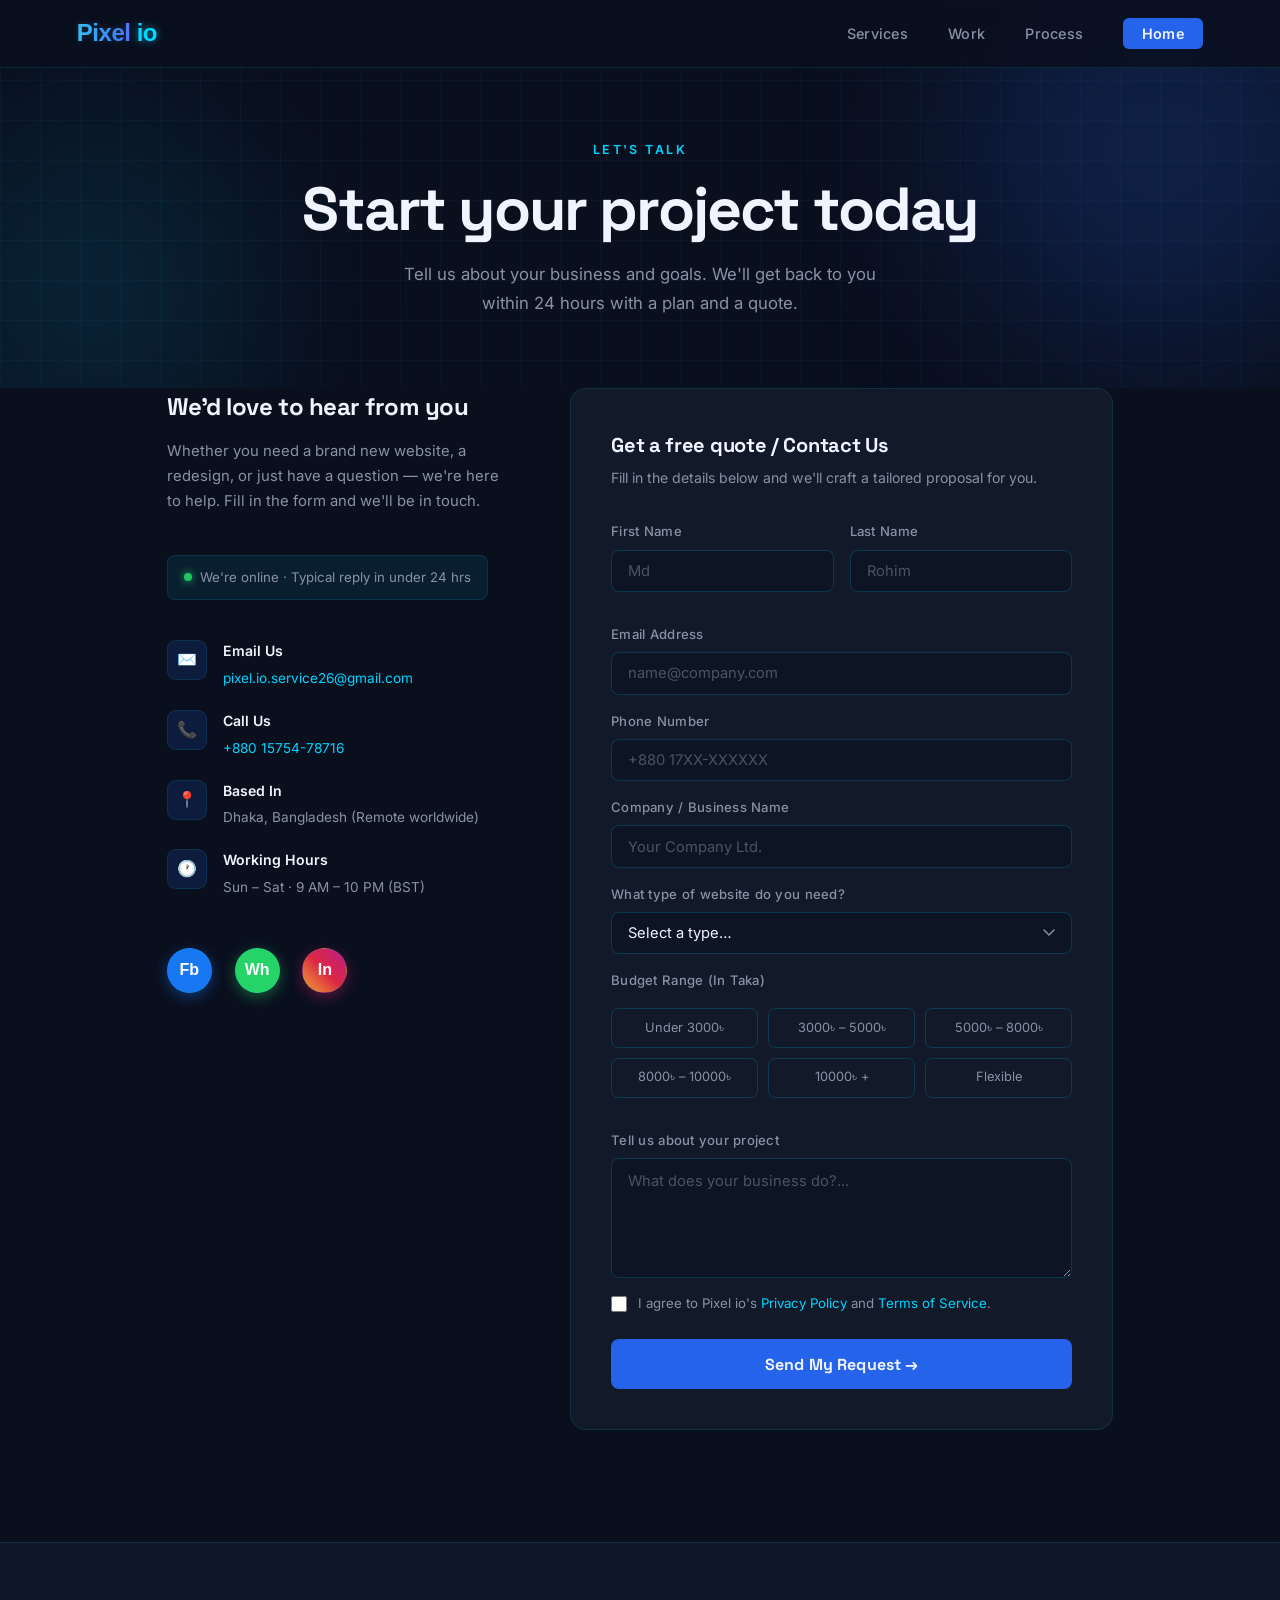
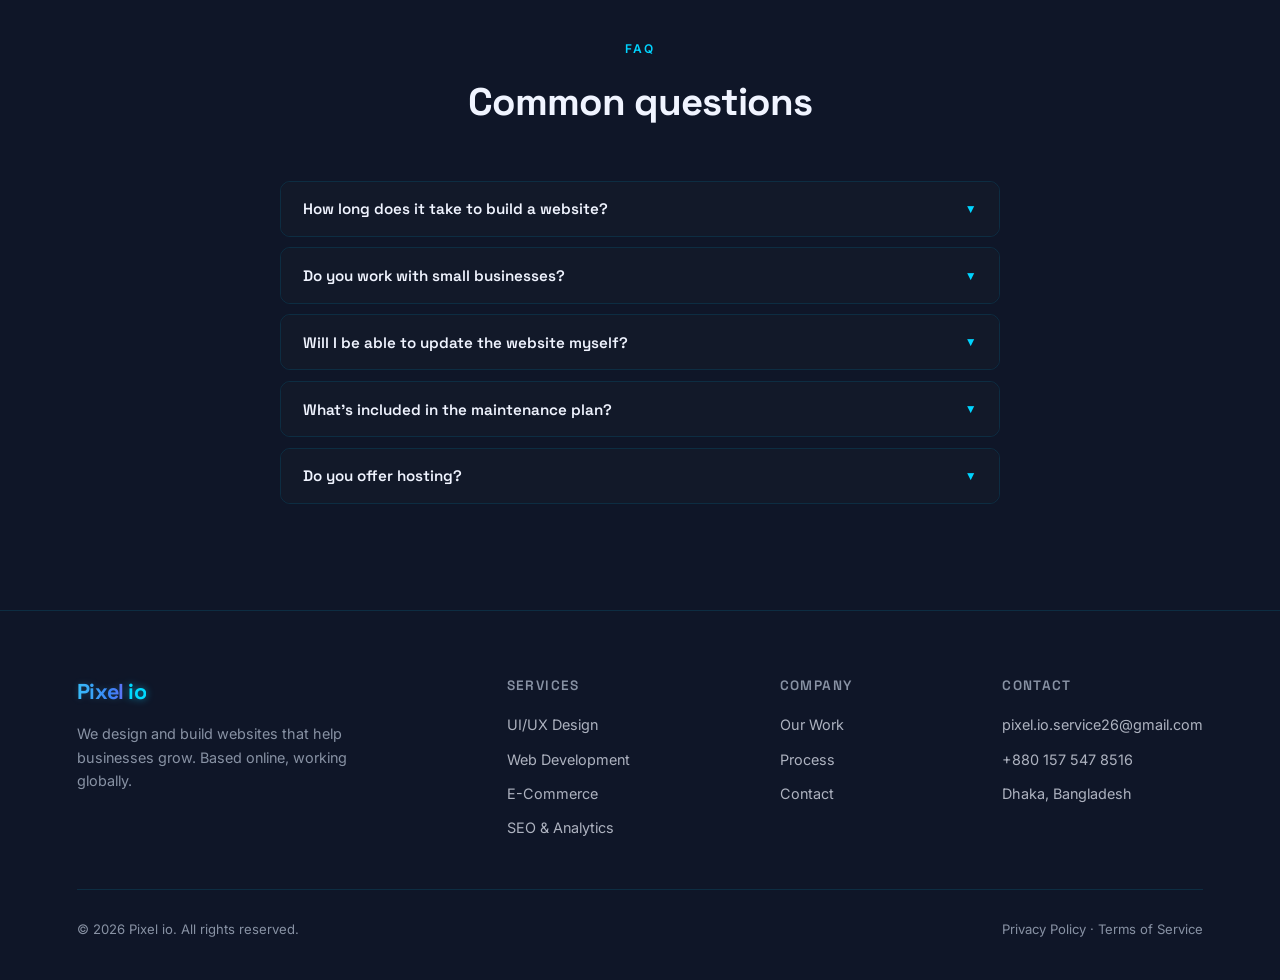
<file: contact.html>
<!DOCTYPE html>
<html lang="en">
<head>
  <meta charset="UTF-8"/>
  <meta name="viewport" content="width=device-width, initial-scale=1.0"/>
  <title>Contact — Pixel io</title>
  <link rel="preconnect" href="https://fonts.googleapis.com"/>
  <link rel="preconnect" href="https://fonts.gstatic.com" crossorigin/>
  <link href="https://fonts.googleapis.com/css2?family=Space+Grotesk:wght@300;400;500;600;700&family=Inter:wght@300;400;500&display=swap" rel="stylesheet"/>
  <style>
    *, *::before, *::after { box-sizing: border-box; margin: 0; padding: 0; }

    :root {
      --navy:   #0A0F1E;
      --navy2:  #0F1628;
      --blue:   #2563EB;
      --cyan:   #00D4FF;
      --white:  #F0F4FF;
      --slate:  #8892A4;
      --card:   #121929;
      --border: rgba(0,212,255,0.12);
      --input-bg: #0d1524;
      --input-border: rgba(0,212,255,0.18);
    }

    html { scroll-behavior: smooth; }

    body {
      background: var(--navy);
      color: var(--white);
      font-family: 'Inter', sans-serif;
      font-size: 16px;
      line-height: 1.6;
      overflow-x: hidden;
      min-height: 100vh;
    }

    /* ── NAV ── */
    nav {
      position: fixed; top: 0; left: 0; right: 0; z-index: 100;
      display: flex; align-items: center; justify-content: space-between;
      padding: 0 6vw;
      height: 68px;
      background: rgba(10,15,30,0.82);
      backdrop-filter: blur(14px);
      border-bottom: 1px solid var(--border);
    }

    .logo {
      font-family: 'Space Grotesk', sans-serif;
      font-weight: 700;
      font-size: 1.35rem;
      color: var(--white);
      text-decoration: none;
      letter-spacing: -0.02em;
    }
    .logo span { color: var(--cyan); }

    nav ul {
      list-style: none;
      display: flex;
      gap: 2.5rem;
      align-items: center;
    }
    nav ul a {
      color: var(--slate);
      text-decoration: none;
      font-size: 0.9rem;
      font-weight: 500;
      letter-spacing: 0.02em;
      transition: color 0.2s;
    }
    nav ul a:hover { color: var(--white); }
    nav ul a.active { color: var(--white); }

    .nav-cta {
      background: var(--blue);
      color: var(--white) !important;
      padding: 0.45rem 1.15rem;
      border-radius: 6px;
      font-weight: 600 !important;
      transition: background 0.2s !important;
    }
    .nav-cta:hover { background: #1d4ed8 !important; }

    /* ── PAGE HEADER ── */
    .page-header {
      padding: 140px 6vw 70px;
      text-align: center;
      position: relative;
      overflow: hidden;
    }
    .pixel-grid {
      position: absolute; inset: 0;
      background-image:
        linear-gradient(rgba(0,212,255,0.04) 1px, transparent 1px),
        linear-gradient(90deg, rgba(0,212,255,0.04) 1px, transparent 1px);
      background-size: 40px 40px;
      pointer-events: none;
    }
    .orb {
      position: absolute;
      border-radius: 50%;
      filter: blur(90px);
      pointer-events: none;
    }
    .orb-1 { width: 400px; height: 400px; background: rgba(37,99,235,0.2); top: -50px; right: -80px; }
    .orb-2 { width: 300px; height: 300px; background: rgba(0,212,255,0.12); bottom: -50px; left: -60px; }

    .eyebrow {
      font-size: 0.78rem;
      font-weight: 600;
      letter-spacing: 0.2em;
      text-transform: uppercase;
      color: var(--cyan);
      margin-bottom: 1rem;
      position: relative;
    }
    h1 {
      font-family: 'Space Grotesk', sans-serif;
      font-size: clamp(2.2rem, 5vw, 3.8rem);
      font-weight: 700;
      letter-spacing: -0.03em;
      line-height: 1.1;
      position: relative;
      margin-bottom: 1.1rem;
    }
    .page-sub {
      color: var(--slate);
      font-size: 1.05rem;
      max-width: 480px;
      margin: 0 auto;
      position: relative;
      line-height: 1.7;
    }

    /* ── MAIN CONTACT AREA ── */
    .contact-area {
      max-width: 1100px;
      margin: 0 auto;
      padding: 0 6vw 7rem;
      display: grid;
      grid-template-columns: 1fr 1.6fr;
      gap: 4rem;
      align-items: start;
    }

    /* LEFT INFO */
    .contact-info h2 {
      font-family: 'Space Grotesk', sans-serif;
      font-size: 1.5rem;
      font-weight: 700;
      letter-spacing: -0.02em;
      margin-bottom: 0.8rem;
    }
    .contact-info > p {
      color: var(--slate);
      font-size: 0.93rem;
      line-height: 1.7;
      margin-bottom: 2.5rem;
    }

    .info-items { display: flex; flex-direction: column; gap: 1.2rem; margin-bottom: 3rem; }
    .info-item {
      display: flex;
      gap: 1rem;
      align-items: flex-start;
    }
    .info-icon {
      width: 40px; height: 40px; flex-shrink: 0;
      border-radius: 9px;
      background: rgba(37,99,235,0.15);
      border: 1px solid var(--border);
      display: flex; align-items: center; justify-content: center;
      font-size: 1rem;
    }
    .info-item strong { display: block; font-size: 0.88rem; font-weight: 600; margin-bottom: 0.15rem; }
    .info-item span { color: var(--slate); font-size: 0.85rem; }
    .info-item a { color: var(--cyan); text-decoration: none; font-size: 0.85rem; }
    .info-item a:hover { text-decoration: underline; }

    /* Response time badge */
    .response-badge {
      display: inline-flex;
      align-items: center;
      gap: 0.5rem;
      background: rgba(0,212,255,0.08);
      border: 1px solid var(--border);
      border-radius: 8px;
      padding: 0.7rem 1rem;
      font-size: 0.83rem;
      color: var(--slate);
      margin-bottom: 2.5rem;
    }
    .response-badge .dot {
      width: 8px; height: 8px;
      border-radius: 50%;
      background: #22c55e;
      box-shadow: 0 0 8px #22c55e;
      animation: pulse 2s infinite;
    }
    @keyframes pulse {
      0%,100% { box-shadow: 0 0 4px #22c55e; }
      50%      { box-shadow: 0 0 12px #22c55e; }
    }

    .social-links { display: flex; gap: 0.8rem; }
    .social-link {
      width: 38px; height: 38px;
      border-radius: 8px;
      border: 1px solid var(--border);
      background: var(--card);
      display: flex; align-items: center; justify-content: center;
      text-decoration: none;
      font-size: 1rem;
      transition: border-color 0.2s, background 0.2s, transform 0.15s;
    }
    .social-link:hover {
      border-color: var(--cyan);
      background: rgba(0,212,255,0.08);
      transform: translateY(-2px);
    }

    /* RIGHT FORM */
    .contact-form-wrap {
      background: var(--card);
      border: 1px solid var(--border);
      border-radius: 16px;
      padding: 2.5rem;
    }

    .form-title {
      font-family: 'Space Grotesk', sans-serif;
      font-weight: 700;
      font-size: 1.25rem;
      margin-bottom: 0.4rem;
      letter-spacing: -0.015em;
    }
    .form-sub { color: var(--slate); font-size: 0.88rem; margin-bottom: 2rem; }

    .form-row {
      display: grid;
      grid-template-columns: 1fr 1fr;
      gap: 1rem;
      margin-bottom: 1rem;
    }
    .form-group {
      display: flex;
      flex-direction: column;
      gap: 0.45rem;
      margin-bottom: 1rem;
    }
    .form-group label {
      font-size: 0.82rem;
      font-weight: 500;
      color: var(--slate);
      letter-spacing: 0.02em;
    }
    .form-group input,
    .form-group select,
    .form-group textarea {
      background: var(--input-bg);
      border: 1px solid var(--input-border);
      border-radius: 8px;
      padding: 0.7rem 1rem;
      color: var(--white);
      font-family: 'Inter', sans-serif;
      font-size: 0.92rem;
      outline: none;
      transition: border-color 0.2s, box-shadow 0.2s;
      width: 100%;
      appearance: none;
    }
    .form-group select {
      background-image: url("data:image/svg+xml,%3Csvg xmlns='http://www.w3.org/2000/svg' width='12' height='8' fill='none'%3E%3Cpath d='M1 1l5 5 5-5' stroke='%238892A4' stroke-width='1.5' stroke-linecap='round'/%3E%3C/svg%3E");
      background-repeat: no-repeat;
      background-position: right 1rem center;
      padding-right: 2.5rem;
      cursor: pointer;
    }
    .form-group select option { background: var(--navy2); color: var(--white); }
    .form-group textarea { resize: vertical; min-height: 120px; line-height: 1.6; }
    .form-group input::placeholder,
    .form-group textarea::placeholder { color: rgba(136,146,164,0.5); }

    .form-group input:focus,
    .form-group select:focus,
    .form-group textarea:focus {
      border-color: var(--cyan);
      box-shadow: 0 0 0 3px rgba(0,212,255,0.1);
    }

    /* budget options */
    .budget-options {
      display: grid;
      grid-template-columns: repeat(3, 1fr);
      gap: 0.6rem;
      margin-bottom: 1rem;
    }
    .budget-opt {
      border: 1px solid var(--input-border);
      border-radius: 7px;
      padding: 0.55rem 0.5rem;
      text-align: center;
      font-size: 0.8rem;
      cursor: pointer;
      transition: border-color 0.2s, background 0.2s, color 0.2s;
      color: var(--slate);
      user-select: none;
    }
    .budget-opt.selected, .budget-opt:hover {
      border-color: var(--cyan);
      background: rgba(0,212,255,0.08);
      color: var(--white);
    }

    .checkbox-group {
      display: flex;
      align-items: flex-start;
      gap: 0.7rem;
      margin-bottom: 1.6rem;
    }
    .checkbox-group input[type="checkbox"] {
      width: 16px; height: 16px; flex-shrink: 0;
      accent-color: var(--cyan);
      margin-top: 2px;
    }
    .checkbox-group label {
      color: var(--slate);
      font-size: 0.83rem;
      line-height: 1.5;
    }
    .checkbox-group a { color: var(--cyan); text-decoration: none; }

    .btn-submit {
      width: 100%;
      background: var(--blue);
      color: var(--white);
      border: none;
      border-radius: 8px;
      padding: 0.9rem;
      font-family: 'Space Grotesk', sans-serif;
      font-weight: 700;
      font-size: 1rem;
      cursor: pointer;
      transition: background 0.2s, transform 0.15s, box-shadow 0.2s;
      letter-spacing: 0.01em;
    }
    .btn-submit:hover {
      background: #1d4ed8;
      transform: translateY(-2px);
      box-shadow: 0 8px 28px rgba(37,99,235,0.4);
    }
    .btn-submit:active { transform: translateY(0); }

    /* success state */
    .success-msg {
      display: none;
      text-align: center;
      padding: 3rem 1rem;
    }
    .success-msg .check {
      font-size: 3rem; margin-bottom: 1rem;
    }
    .success-msg h3 {
      font-family: 'Space Grotesk', sans-serif;
      font-size: 1.3rem;
      font-weight: 700;
      margin-bottom: 0.6rem;
    }
    .success-msg p { color: var(--slate); font-size: 0.92rem; }

    /* ── FAQ ── */
    .faq-section {
      background: var(--navy2);
      border-top: 1px solid var(--border);
      padding: 6rem 6vw;
    }
    .faq-inner {
      max-width: 720px;
      margin: 0 auto;
      text-align: center;
    }
    .faq-inner .section-label {
      font-size: 0.75rem;
      letter-spacing: 0.18em;
      text-transform: uppercase;
      color: var(--cyan);
      font-weight: 600;
      margin-bottom: 0.8rem;
    }
    .faq-inner h2 {
      font-family: 'Space Grotesk', sans-serif;
      font-size: clamp(1.8rem, 3vw, 2.4rem);
      font-weight: 700;
      letter-spacing: -0.025em;
      margin-bottom: 3rem;
    }
    .faq-list { text-align: left; display: flex; flex-direction: column; gap: 1px; }
    .faq-item {
      border: 1px solid var(--border);
      border-radius: 10px;
      overflow: hidden;
      margin-bottom: 0.6rem;
    }
    .faq-q {
      width: 100%;
      background: var(--card);
      border: none;
      color: var(--white);
      padding: 1.1rem 1.4rem;
      text-align: left;
      font-family: 'Space Grotesk', sans-serif;
      font-weight: 600;
      font-size: 0.95rem;
      cursor: pointer;
      display: flex;
      justify-content: space-between;
      align-items: center;
      gap: 1rem;
      transition: background 0.2s;
    }
    .faq-q:hover { background: rgba(255,255,255,0.04); }
    .faq-q .arrow {
      font-size: 0.75rem;
      color: var(--cyan);
      transition: transform 0.25s;
      flex-shrink: 0;
    }
    .faq-item.open .faq-q .arrow { transform: rotate(180deg); }
    .faq-a {
      max-height: 0;
      overflow: hidden;
      transition: max-height 0.3s ease, padding 0.3s;
      background: var(--card);
      padding: 0 1.4rem;
      color: var(--slate);
      font-size: 0.9rem;
      line-height: 1.7;
    }
    .faq-item.open .faq-a {
      max-height: 200px;
      padding: 0 1.4rem 1.2rem;
    }

    /* ── FOOTER ── */
    footer {
      background: var(--navy2);
      border-top: 1px solid var(--border);
      padding: 4rem 6vw 2.5rem;
    }
    .footer-top {
      display: flex;
      flex-wrap: wrap;
      gap: 3rem;
      justify-content: space-between;
      margin-bottom: 3rem;
    }
    .footer-brand .logo { font-family: 'Space Grotesk', sans-serif; font-weight: 700; font-size: 1.35rem; color: var(--white); text-decoration: none; letter-spacing: -0.02em; }
    .footer-brand p { color: var(--slate); font-size: 0.9rem; line-height: 1.65; max-width: 280px; margin-top: 0.8rem; }
    .footer-col h4 { font-family: 'Space Grotesk', sans-serif; font-weight: 600; font-size: 0.85rem; letter-spacing: 0.1em; text-transform: uppercase; color: var(--slate); margin-bottom: 1rem; }
    .footer-col ul { list-style: none; display: flex; flex-direction: column; gap: 0.55rem; }
    .footer-col a { color: var(--white); text-decoration: none; font-size: 0.9rem; opacity: 0.7; transition: opacity 0.2s; }
    .footer-col a:hover { opacity: 1; }
    .footer-bottom { border-top: 1px solid var(--border); padding-top: 1.8rem; display: flex; flex-wrap: wrap; gap: 1rem; justify-content: space-between; align-items: center; color: var(--slate); font-size: 0.82rem; }

    /* ── RESPONSIVE ── */
    @media (max-width: 860px) {
      .contact-area { grid-template-columns: 1fr; gap: 2.5rem; }
    }
    @media (max-width: 600px) {
      nav ul { display: none; }
      .form-row { grid-template-columns: 1fr; }
      .budget-options { grid-template-columns: repeat(2, 1fr); }
    }
  </style>
</head>
<body>

<!-- NAV -->
<nav>
 <a class="logo" href="index.html">Pixel<span> io</span></a>

<style>
.logo {
  font-family: 'Segoe UI', Tahoma, Geneva, Verdana, sans-serif;
  font-weight: 700;
  font-size: 1.5rem;
  text-decoration: none;

  /* ইমেজের বাম পাশের সায়ান থেকে বেগুনি গ্রেডি্যেন্ট ইফেক্ট */
  background: linear-gradient(to right, #38bdf8 0%, #3b82f6 50%, #a855f7 100%);
  -webkit-background-clip: text;
  -webkit-text-fill-color: transparent;
  display: inline-block;

  /* গ্লো কমিয়ে আনা হয়েছে যেন টেক্সট একদম শার্প ও পরিষ্কার দেখায় */
  filter: drop-shadow(0 0 3px rgba(56, 189, 248, 0.2));
  transition: opacity 0.3s ease;
}

/* স্পেসিফিক .io অংশের কালার */
.logo span {
  background: #00daff;
  -webkit-background-clip: text;
  -webkit-text-fill-color: transparent;

  /* .io অংশের গ্লো-ও কমিয়ে ব্যালেন্স করা হয়েছে */
  filter: drop-shadow(0 0 4px rgba(0, 218, 255, 0.4));
}

/* মাউস হোভার করলে সামান্য ইফেক্ট */
.logo:hover {
  opacity: 0.9;
}
</style>
  <ul>
    <li><a href="index.html#services">Services</a></li>
    <li><a href="index.html#work">Work</a></li>
    <li><a href="index.html#process">Process</a></li>
    <li><a href="index.html" class="nav-cta active">Home</a></li>
  </ul>
</nav>

<!-- PAGE HEADER -->
<div class="page-header">
  <div class="pixel-grid"></div>
  <div class="orb orb-1"></div>
  <div class="orb orb-2"></div>
  <p class="eyebrow">Let's Talk</p>
  <h1>Start your project today</h1>
  <p class="page-sub">Tell us about your business and goals. We'll get back to you within 24 hours with a plan and a quote.</p>
</div>

<!-- CONTACT AREA -->
<div class="contact-area">

  <!-- LEFT -->
  <div class="contact-info">
    <h2>We'd love to hear from you</h2>
    <p>Whether you need a brand new website, a redesign, or just have a question — we're here to help. Fill in the form and we'll be in touch.</p>

    <div class="response-badge">
      <div class="dot"></div>
      We're online · Typical reply in under 24 hrs
    </div>

    <div class="info-items">
      <div class="info-item">
        <div class="info-icon">✉️</div>
        <div>
          <strong>Email Us</strong>
          <a href="mailto:pixel.io.service26@gmail.com">pixel.io.service26@gmail.com</a>
        </div>
      </div>
      <div class="info-item">
        <div class="info-icon">📞</div>
        <div>
          <strong>Call Us</strong>
          <a href="tel:+8801575478716">+880 15754-78716</a>
        </div>
      </div>
      <div class="info-item">
        <div class="info-icon">📍</div>
        <div>
          <strong>Based In</strong>
          <span>Dhaka, Bangladesh (Remote worldwide)</span>
        </div>
      </div>
      <div class="info-item">
        <div class="info-icon">🕐</div>
        <div>
          <strong>Working Hours</strong>
          <span>Sun – Sat · 9 AM – 10 PM (BST)</span>
        </div>
      </div>
    </div>

  <div class="social-links">
  <a class="social-link facebook" href="https://www.facebook.com/share/17ZGWHFA5H/#" title="Facebook">Fb</a>
 <a class="social-link whatsapp" href="https://wa.me/8801575478716?text=Hello%20Pixel.io,%20I%20want%20to%20discuss%20a%20project" target="_blank" title="Whatsapp">Wh</a>
  <a class="social-link instagram" href="#" title="Instagram">In</a>
</div>

<style>
/* সব আইকনের কমন স্টাইল (আপনার লেআউট অনুযায়ী এটি পরিবর্তন হতে পারে) */
.social-link {
  display: inline-flex;
  align-items: center;
  justify-content: center;
  width: 45px;
  height: 45px;
  border-radius: 50%; /* গোল বা সার্কেল শেপ করার জন্য */
  color: white; /* লেখার কালার সাদা */
  text-decoration: none;
  font-family: sans-serif;
  font-weight: bold;
  margin-right: 10px;
  transition: transform 0.3s ease, filter 0.3s ease;
}

/* মাউস হোভার করলে সামান্য বড় হবে এবং গ্লো করবে */
.social-link:hover {
  transform: translateY(-3px);
  filter: brightness(1.1);
}

/* ১. ফেসবুকের জন্য কালার (Official Facebook Blue) */
.facebook {
  background-color: #1877F2;
  box-shadow: 0 4px 14px rgba(24, 119, 242, 0.4);
}

/* ২. হোয়াটসঅ্যাপের জন্য কালার (Official WhatsApp Green) */
.whatsapp {
  background-color: #25D366;
  box-shadow: 0 4px 14px rgba(37, 211, 102, 0.4);
}

/* ৩. ইনস্টাগ্রামের জন্য কালার (Instagram Gradient Pink/Orange/Purple) */
.instagram {
  background: linear-gradient(45deg, #f09433 0%, #e6683c 25%, #dc2743 50%, #cc2366 75%, #bc1888 100%);
  box-shadow: 0 4px 14px rgba(204, 35, 102, 0.4);
}
</style>
  </div>

  <!-- RIGHT FORM -->
 <div class="contact-form-wrap">
  <form id="pixelContactForm">
    <div id="formContent">
      <p class="form-title">Get a free quote / Contact Us</p>
      <p class="form-sub">Fill in the details below and we'll craft a tailored proposal for you.</p>

      <div class="form-row">
        <div class="form-group">
          <label>First Name</label>
          <input type="text" id="fname" name="first_name" placeholder="Md" required/>
        </div>
        <div class="form-group">
          <label>Last Name</label>
          <input type="text" id="lname" name="last_name" placeholder="Rohim"/>
        </div>
      </div>

      <div class="form-group">
        <label>Email Address</label>
        <input type="email" id="email" name="email" placeholder="name@company.com" required/>
      </div>

      <div class="form-group">
        <label>Phone Number</label>
        <input type="tel" id="phone" name="phone" placeholder="+880 17XX-XXXXXX" required />
      </div>

      <div class="form-group">
        <label>Company / Business Name</label>
        <input type="text" id="company" name="company" placeholder="Your Company Ltd."/>
      </div>

      <div class="form-group">
        <label>What type of website do you need?</label>
        <select id="websiteType" name="website_type" onchange="toggleCustomInput()">
          <option value="" disabled selected>Select a type…</option>
          <option value="Business / Brand Website">Business / Brand Website</option>
          <option value="E-Commerce / Online Store">E-Commerce / Online Store</option>
          <option value="Portfolio / Agency">Portfolio / Agency</option>
          <option value="Landing Page">Landing Page</option>
          <option value="Blog / Content Site">Blog / Content Site</option>
          <option value="Redesign of Existing Site">Redesign of Existing Site</option>
          <option value="Something else">Something else</option>
        </select>
      </div>

      <div class="form-group" id="customInputGroup" style="display: none; margin-top: 10px;">
        <label>Please specify:</label>
        <input type="text" id="customWebsiteType" placeholder="What kind of website? (Optional)">
      </div>

      <div class="form-group">
        <label style="margin-bottom:0.6rem; display:block;">Budget Range (In Taka)</label>
        <div class="budget-options auto-animate" id="budgetOptions">
          <div class="budget-opt" data-val="Under 3000৳">Under 3000৳</div>
          <div class="budget-opt" data-val="3000৳ – 5000৳">3000৳ – 5000৳</div>
          <div class="budget-opt" data-val="5000৳ – 8000৳">5000৳ – 8000৳</div>
          <div class="budget-opt" data-val="8000৳ – 10000৳">8000৳ – 10000৳</div>
          <div class="budget-opt" data-val="10000৳ +">10000৳ +</div>
          <div class="budget-opt" data-val="Flexible">Flexible</div>
        </div>
      </div>

      <input type="hidden" name="budget" id="selectedBudgetInput" value="Under 3000৳" />

     <div class="form-group">
        <label>Tell us about your project</label>
        <textarea id="message" name="message" placeholder="What does your business do?..."></textarea>
      </div>

      <div class="checkbox-group">
        <input type="checkbox" id="agree" required />
        <label for="agree">I agree to Pixel io's <a href="privacy.html">Privacy Policy</a> and <a href="terms.html">Terms of Service</a>.</label>
      </div>

      <button type="submit" id="submitBtn" class="btn-submit">Send My Request →</button>
    </div> <div class="success-msg" id="successMsg" style="display: none; text-align: center; padding: 20px;">
      <div class="check" style="font-size: 3rem; margin-bottom: 10px;">✅</div>
      <h3>Message received!</h3>
      <p>Thanks for reaching out. A member of our team will review your project and get back to you within 24 hours.</p>
    </div>

  </form>
</div>

<script>
function toggleCustomInput() {
  const selectElement = document.getElementById("websiteType");
  const customInputGroup = document.getElementById("customInputGroup");
  const customInput = document.getElementById("customWebsiteType");

  if (selectElement.value === "Something else") {
    customInputGroup.style.display = "block";
    customInput.setAttribute("name", "website_type");
    selectElement.removeAttribute("name");
  } else {
    customInputGroup.style.display = "none";
    customInput.removeAttribute("name");
    selectElement.setAttribute("name", "website_type");
  }
}

document.addEventListener("DOMContentLoaded", function() {
  const container = document.getElementById("budgetOptions");
  const options = container.querySelectorAll(".budget-opt");

  options.forEach(opt => {
    opt.addEventListener("click", function() {
      container.classList.remove("auto-animate");
      options.forEach(item => item.classList.remove("selected"));
      this.classList.add("selected");
      document.getElementById("selectedBudgetInput").value = this.getAttribute("data-val");
    });
  });
});

// জাভাস্ক্রিপ্ট দিয়ে গুগল অ্যাপস স্ক্রিপ্ট এপিআই-তে ডাটা পোস্ট করা
document.getElementById('pixelContactForm').addEventListener('submit', function(e) {
  e.preventDefault();

  const form = e.target;
  const submitBtn = document.getElementById('submitBtn');
  const originalBtnText = submitBtn.innerText;

  submitBtn.innerText = "Sending Request...";
  submitBtn.disabled = true;

  const script_url = 'https://script.google.com/macros/s/AKfycbxfcBGODasvto_O2fKVyNgiZq85voOsma-fd6sKPs_wDxivkkpeKR4N2OukvezvJNUn7g/exec';
  const formData = new URLSearchParams(new FormData(form));

  fetch(script_url, {
    method: 'POST',
    body: formData,
    headers: {
      'Content-Type': 'application/x-www-form-urlencoded'
    }
  })
  .then(response => response.json())
  .then(data => {
    if(data.result === 'success') {

      // 🎯 পরিবর্তন এখানে: অ্যালার্ট এর বদলে ফর্মের ভেতরের কন্টেন্ট হাইড করে সাকসেস মেসেজ শো করা হচ্ছে
      document.getElementById("formContent").style.display = "none";
      document.getElementById("successMsg").style.display = "block";

      form.reset();
      document.getElementById("customInputGroup").style.display = "none";
      submitBtn.innerText = originalBtnText;
      submitBtn.disabled = false;

      const container = document.getElementById("budgetOptions");
      container.classList.add("auto-animate");
      container.querySelectorAll(".budget-opt").forEach(item => item.classList.remove("selected"));
    } else {
      alert('Error: ' + data.error);
      submitBtn.innerText = originalBtnText;
      submitBtn.disabled = false;
    }
  })
  .catch(error => {
    console.error('Error:', error);
    alert('Failed to connect. Please check your internet connection.');
    submitBtn.innerText = originalBtnText;
    submitBtn.disabled = false;
  });
});
</script>

    <!-- SUCCESS -->
    <div class="success-msg" id="successMsg">
      <div class="check">✅</div>
      <h3>Message received!</h3>
      <p>Thanks for reaching out. A member of our team will review your project and get back to you within 24 hours.</p>
    </div>
  </div>
</div>

<!-- FAQ -->
<div class="faq-section">
  <div class="faq-inner">
    <p class="section-label">FAQ</p>
    <h2>Common questions</h2>
    <div class="faq-list">

      <div class="faq-item">
        <button class="faq-q" onclick="toggleFaq(this)">
          How long does it take to build a website?
          <span class="arrow">▼</span>
        </button>
        <div class="faq-a">Most projects are delivered in 2–4 weeks depending on complexity. A simple landing page can be ready in 5 business days. We'll give you a clear timeline before we start.</div>
      </div>

      <div class="faq-item">
        <button class="faq-q" onclick="toggleFaq(this)">
          Do you work with small businesses?
          <span class="arrow">▼</span>
        </button>
        <div class="faq-a">Absolutely. In fact, small and medium-sized businesses make up the majority of our clients. We offer flexible packages designed to fit different budgets and needs.</div>
      </div>

      <div class="faq-item">
        <button class="faq-q" onclick="toggleFaq(this)">
          Will I be able to update the website myself?
          <span class="arrow">▼</span>
        </button>
        <div class="faq-a">Yes. We build all our sites with a user-friendly CMS (content management system) so you can update text, images, and pages without needing to know any code.</div>
      </div>

      <div class="faq-item">
        <button class="faq-q" onclick="toggleFaq(this)">
          What's included in the maintenance plan?
          <span class="arrow">▼</span>
        </button>
        <div class="faq-a">Our monthly care plans include plugin and security updates, uptime monitoring, regular backups, content edits, and priority support. Plans start from $49/month.</div>
      </div>

      <div class="faq-item">
        <button class="faq-q" onclick="toggleFaq(this)">
          Do you offer hosting?
          <span class="arrow">▼</span>
        </button>
        <div class="faq-a">We can set up and manage hosting for you on fast, reliable servers, or deploy to your existing hosting provider — whatever works best for you.</div>
      </div>

    </div>
  </div>
</div>

<!-- FOOTER -->
<footer>
  <div class="footer-top">
    <div class="footer-brand">
      <a class="logo" href="index.html">Pixel<span style="color:var(--cyan)"> io</span></a>
      <p>We design and build websites that help businesses grow. Based online, working globally.</p>
    </div>
    <div class="footer-col">
      <h4>Services</h4>
      <ul>
        <li><a href="index.html#services">UI/UX Design</a></li>
        <li><a href="index.html#services">Web Development</a></li>
        <li><a href="index.html#services">E-Commerce</a></li>
        <li><a href="index.html#services">SEO &amp; Analytics</a></li>
      </ul>
    </div>
    <div class="footer-col">
      <h4>Company</h4>
      <ul>
        <li><a href="index.html#work">Our Work</a></li>
        <li><a href="index.html#process">Process</a></li>
        <li><a href="contact.html">Contact</a></li>
      </ul>
    </div>
    <div class="footer-col">
      <h4>Contact</h4>
      <ul>
        <li><a href="mailto:pixel.io.service26@gmail.com">pixel.io.service26@gmail.com</a></li>
        <li><a href="tel:+8801575478716">+880 157 547 8516</a></li>
        <li><a href="#">Dhaka, Bangladesh</a></li>
      </ul>
    </div>
  </div>
  <div class="footer-bottom">
    <span>© 2026 Pixel io. All rights reserved.</span>
    <span>Privacy Policy · Terms of Service</span>
  </div>
</footer>

<script>
  // Budget selection
  document.querySelectorAll('.budget-opt').forEach(btn => {
    btn.addEventListener('click', () => {
      document.querySelectorAll('.budget-opt').forEach(b => b.classList.remove('selected'));
      btn.classList.add('selected');
    });
  });

  // FAQ accordion
  function toggleFaq(btn) {
    const item = btn.closest('.faq-item');
    const isOpen = item.classList.contains('open');
    document.querySelectorAll('.faq-item').forEach(i => i.classList.remove('open'));
    if (!isOpen) item.classList.add('open');
  }

  // Form submit
  function handleSubmit() {
    const fname = document.getElementById('fname').value.trim();
    const email = document.getElementById('email').value.trim();
    const agree = document.getElementById('agree').checked;
    if (!fname || !email) { alert('Please fill in your name and email.'); return; }
    if (!agree) { alert('Please agree to the privacy policy to continue.'); return; }
    document.getElementById('formContent').style.display = 'none';
    document.getElementById('successMsg').style.display = 'block';
  }
</script>
<!-- সব HTML কোডের শেষে এবং </body> এর আগে -->
    <script src="style(somethins%20else).js"></script>
</body>
</html>
</file>
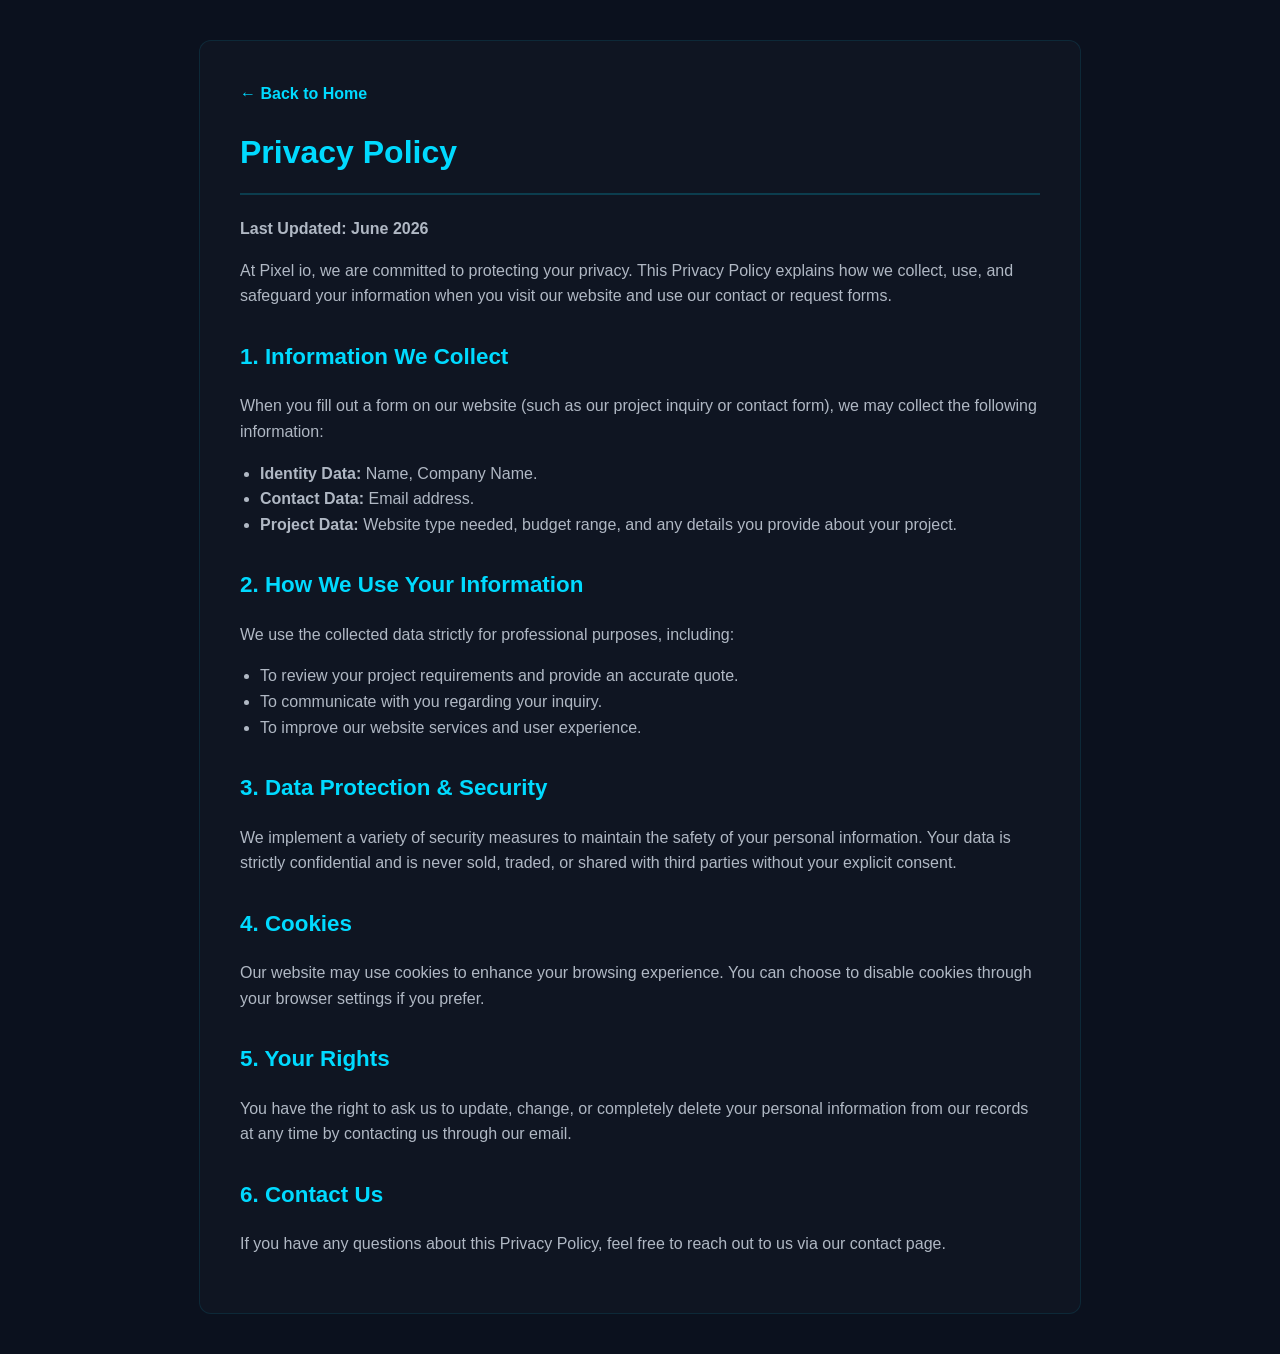
<file: privacy.html>
<!DOCTYPE html>
<html lang="en">
<head>
  <meta charset="UTF-8">
  <meta name="viewport" content="width=device-width, initial-scale=1.0">
  <title>Privacy Policy — Pixel io</title>
  <style>
    /* আপনার ওয়েবসাইটের ডার্ক থিমের সাথে ম্যাচিং স্টাইল */
    body {
      background-color: #0b111e;
      color: #fff;
      font-family: 'Segoe UI', Tahoma, Geneva, Verdana, sans-serif;
      line-height: 1.6;
      margin: 0;
      padding: 40px 20px;
    }
    .container {
      max-width: 800px;
      margin: 0 auto;
      background: rgba(255, 255, 255, 0.02);
      padding: 40px;
      border-radius: 12px;
      border: 1px solid rgba(0, 218, 255, 0.1);
    }
    h1 {
      color: #00daff;
      border-bottom: 2px solid rgba(0, 218, 255, 0.2);
      padding-bottom: 15px;
      margin-top: 0;
    }
    h2 {
      color: #00daff;
      margin-top: 30px;
      font-size: 1.4rem;
    }
    p, li {
      color: #b0b8c4;
    }
    ul {
      padding-left: 20px;
    }
    .back-home {
      display: inline-block;
      margin-bottom: 20px;
      color: #00daff;
      text-decoration: none;
      font-weight: bold;
      transition: opacity 0.2s;
    }
    .back-home:hover {
      opacity: 0.8;
    }
  </style>
</head>
<body>

  <div class="container">
    <a href="index.html" class="back-home">← Back to Home</a>

    <h1>Privacy Policy</h1>
    <p><strong>Last Updated: June 2026</strong></p>
    <p>At Pixel io, we are committed to protecting your privacy. This Privacy Policy explains how we collect, use, and safeguard your information when you visit our website and use our contact or request forms.</p>

    <h2>1. Information We Collect</h2>
    <p>When you fill out a form on our website (such as our project inquiry or contact form), we may collect the following information:</p>
    <ul>
      <li><strong>Identity Data:</strong> Name, Company Name.</li>
      <li><strong>Contact Data:</strong> Email address.</li>
      <li><strong>Project Data:</strong> Website type needed, budget range, and any details you provide about your project.</li>
    </ul>

    <h2>2. How We Use Your Information</h2>
    <p>We use the collected data strictly for professional purposes, including:</p>
    <ul>
      <li>To review your project requirements and provide an accurate quote.</li>
      <li>To communicate with you regarding your inquiry.</li>
      <li>To improve our website services and user experience.</li>
    </ul>

    <h2>3. Data Protection & Security</h2>
    <p>We implement a variety of security measures to maintain the safety of your personal information. Your data is strictly confidential and is never sold, traded, or shared with third parties without your explicit consent.</p>

    <h2>4. Cookies</h2>
    <p>Our website may use cookies to enhance your browsing experience. You can choose to disable cookies through your browser settings if you prefer.</p>

    <h2>5. Your Rights</h2>
    <p>You have the right to ask us to update, change, or completely delete your personal information from our records at any time by contacting us through our email.</p>

    <h2>6. Contact Us</h2>
    <p>If you have any questions about this Privacy Policy, feel free to reach out to us via our contact page.</p>
  </div>

</body>
</html>
</file>
